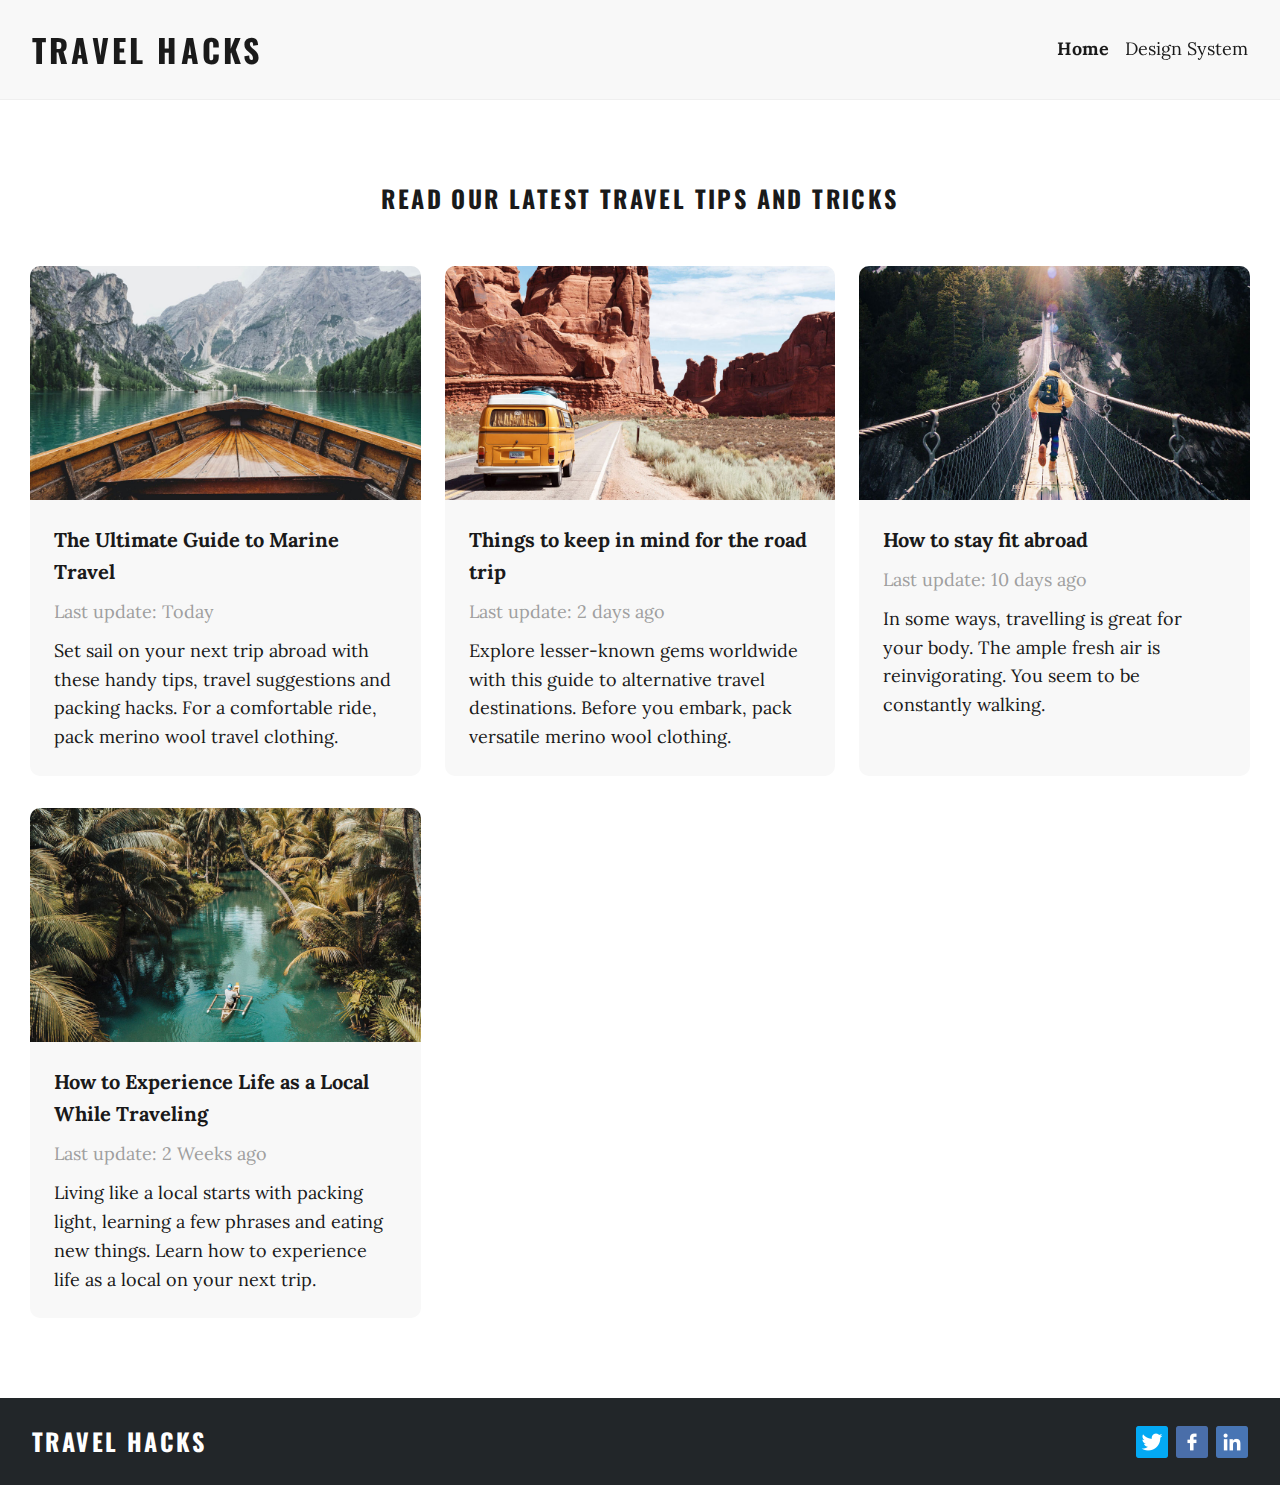
<file: index.html>
<!DOCTYPE html>
<html lang="en">
<head>
  <meta charset="UTF-8">
  <meta name="viewport" content="width=device-width, initial-scale=1.0">
  <title>Travel Hacks Blog</title>
  <!-- Google Fonts -->
  <link rel="preconnect" href="https://fonts.googleapis.com">
  <link rel="preconnect" href="https://fonts.gstatic.com" crossorigin>
  <link href="https://fonts.googleapis.com/css2?family=Lora:wght@400;700&family=Oswald:wght@500&display=swap" rel="stylesheet">  
  <!-- CSS -->
  <link rel="stylesheet" href="../css/main.css">
</head>
<body class="body">
  <div class="page-container homepage">
    <!-- Header -->
    <header class="header">
      <!-- Logo -->
      <h1 class="header__logo font-h1">Travel Hacks</h1>
  
      <!-- Links -->
      <nav>
        <ul class="header__menu list-unstyled">
          <li><a class="menu__link menu__link--active link font-body" href="index.html">Home</a></li>
          <li><a class="menu__link link font-body" href="/pages/design-system.html">Design System</a></li>
        </ul>
      </nav>
    </header>
  
    <!-- Main -->
    <main class="main">
      <div class="page-width">
        <!-- Title -->
        <h2 class="page-title font-h2">Read our latest travel tips and tricks</h2>
    
        <!-- Blog Grid -->
        <section class="blog-grid">

          <!-- Blog Card -->
          <div class="blog-card">
            <a class="blog-card__url link" href="/pages/blog-post.html">
              <!-- Image -->
              <div class="blog-card__image-container">
                <img class="blog-card__image" src="images/homepage-blog-1.jpg" alt="Blog-1">
              </div>
      
              <!-- Content -->
              <div class="blog-info">
                <h4 class="blog-info__title font-h4">The Ultimate Guide to Marine Travel</h4>
                <span class="blog-info__date font-body">Last update: Today</span>
                <p class="blog-info__preview font-body">Set sail on your next trip abroad with these handy tips, travel suggestions and packing hacks. For a comfortable ride, pack merino wool travel clothing.</p>
              </div>
            </a>
          </div>

          <!-- Blog Card -->
          <div class="blog-card">
            <a class="blog-card__url link" href="/pages/blog-post.html">
              <!-- Image -->
              <div class="blog-card__image-container">
                <img class="blog-card__image" src="images/homepage-blog-2.jpg" alt="Blog-2">
              </div>
      
              <!-- Content -->
              <div class="blog-info">
                <h4 class="blog-info__title font-h4">Things to keep in mind for the road trip</h4>
                <span class="blog-info__date font-body">Last update: 2 days ago</span>
                <p class="blog-info__preview font-body">Explore lesser-known gems worldwide with this guide to alternative travel destinations. Before you embark, pack versatile merino wool clothing.</p>
              </div>
            </a>
          </div>

          <!-- Blog Card -->
          <div class="blog-card">
            <a class="blog-card__url link" href="/pages/blog-post.html">
              <!-- Image -->
              <div class="blog-card__image-container">
                <img class="blog-card__image" src="images/homepage-blog-3.jpg" alt="Blog-3">
              </div>
      
              <!-- Content -->
              <div class="blog-info">
                <h4 class="blog-info__title font-h4">How to stay fit abroad</h4>
                <span class="blog-info__date font-body">Last update: 10 days ago</span>
                <p class="blog-info__preview font-body">In some ways, travelling is great for your body. The ample fresh air is reinvigorating. You seem to be constantly walking.</p>
              </div>
            </a>
          </div>

          <!-- Blog Card -->
          <div class="blog-card">
            <a class="blog-card__url link" href="/pages/blog-post.html">
              <!-- Image -->
              <div class="blog-card__image-container">
                <img class="blog-card__image" src="images/homepage-blog-4.jpg" alt="Blog-4">
              </div>

              <!-- Content -->
              <div class="blog-info">
                <h4 class="blog-info__title font-h4">How to Experience Life as a Local While Traveling</h4>
                <span class="blog-info__date font-body">Last update: 2 Weeks ago</span>
                <p class="blog-info__preview font-body">Living like a local starts with packing light, learning a few phrases and eating new things. Learn how to experience life as a local on your next trip.</p>
              </div>
            </a>
          </div>

        </section>
      </div>
    </main>
  
    <!-- Footer -->
    <footer class="footer">
      <!-- Logo -->
      <h2 class="footer__logo font-h2">Travel Hacks</h2>
  
      <!-- Social links -->
      <ul class="footer__social-links list-unstyled">
        <li><a target="_blank" href="#"><img class="social-links__image" src="../images/twitter.png" alt="Twitter logo"></a></li>
        <li><a target="_blank" href="#"><img class="social-links__image" src="../images/fb.png" alt="Facebook logo"></a></li>
        <li><a target="_blank" href="#"><img class="social-links__image" src="../images/linkedin.png" alt="Linkedin logo"></a></li>
      </ul>
    </footer>
  </div>
</body>
</html>
</file>
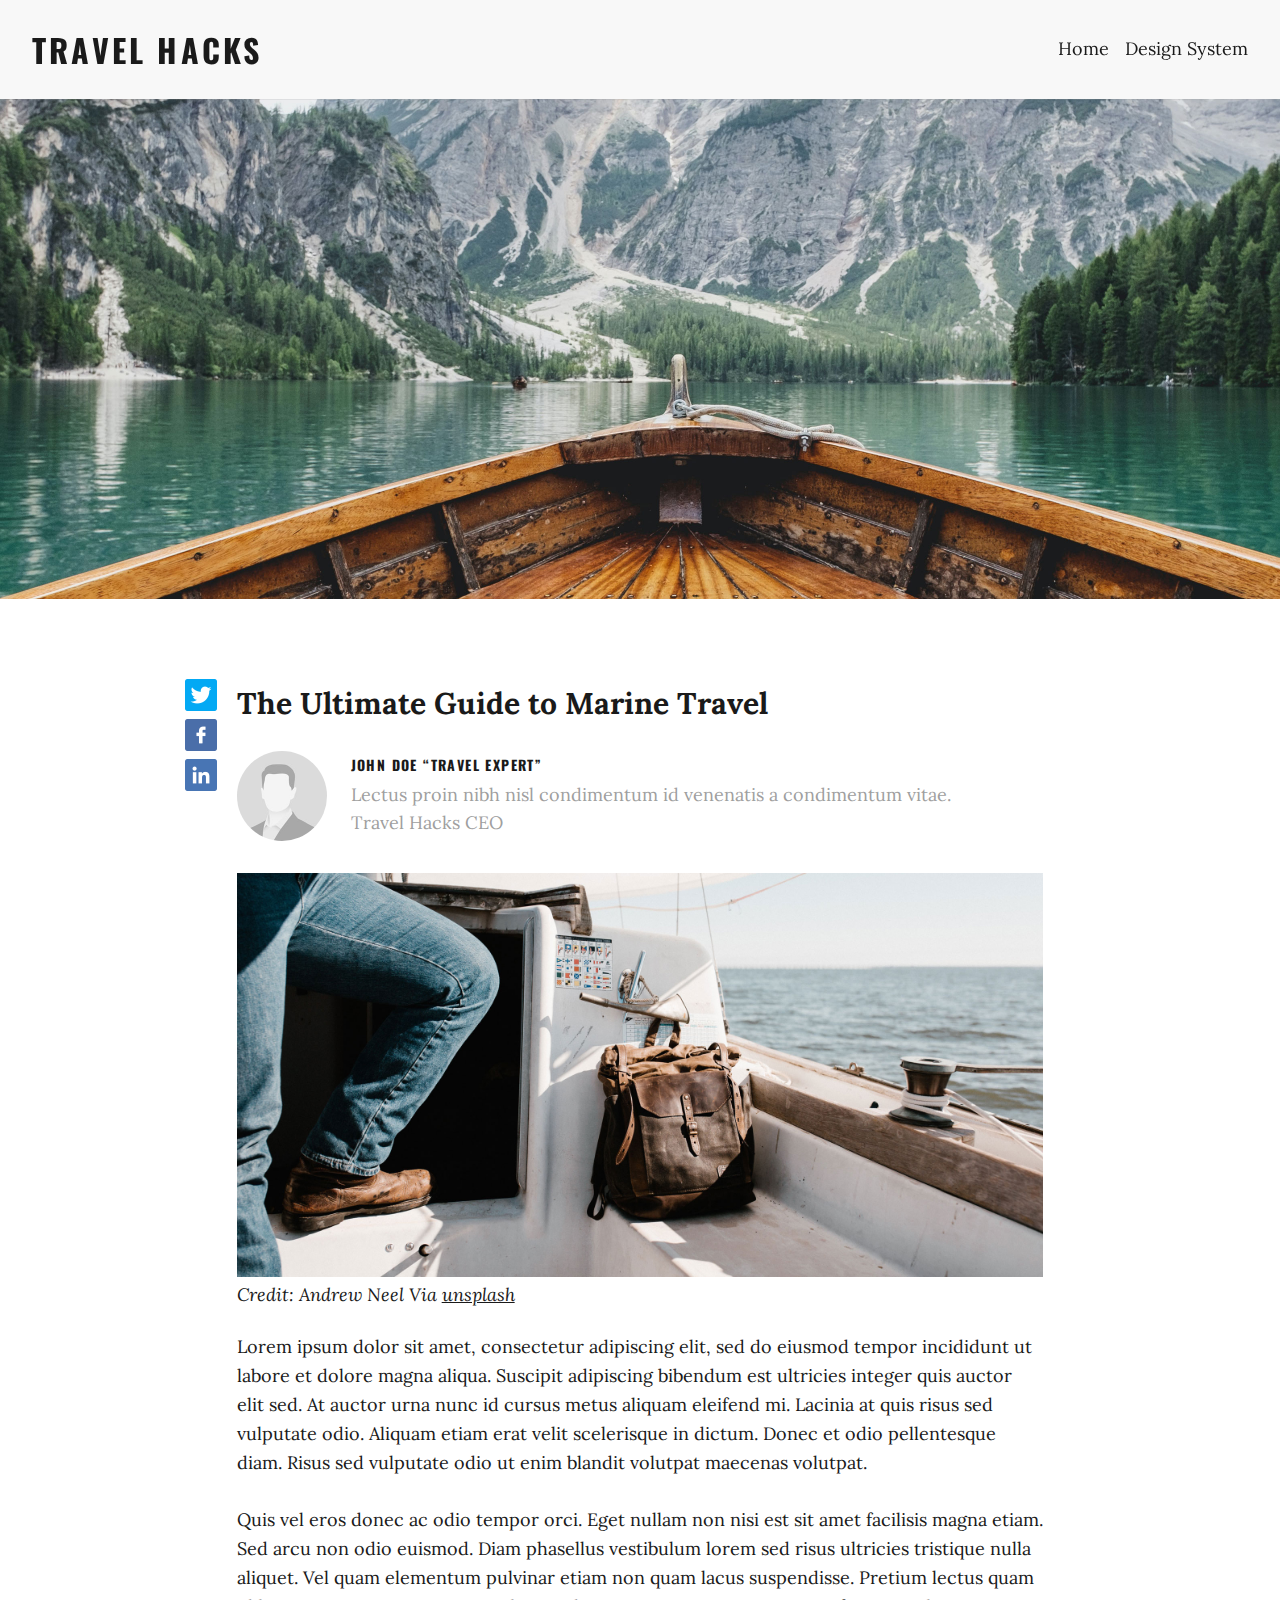
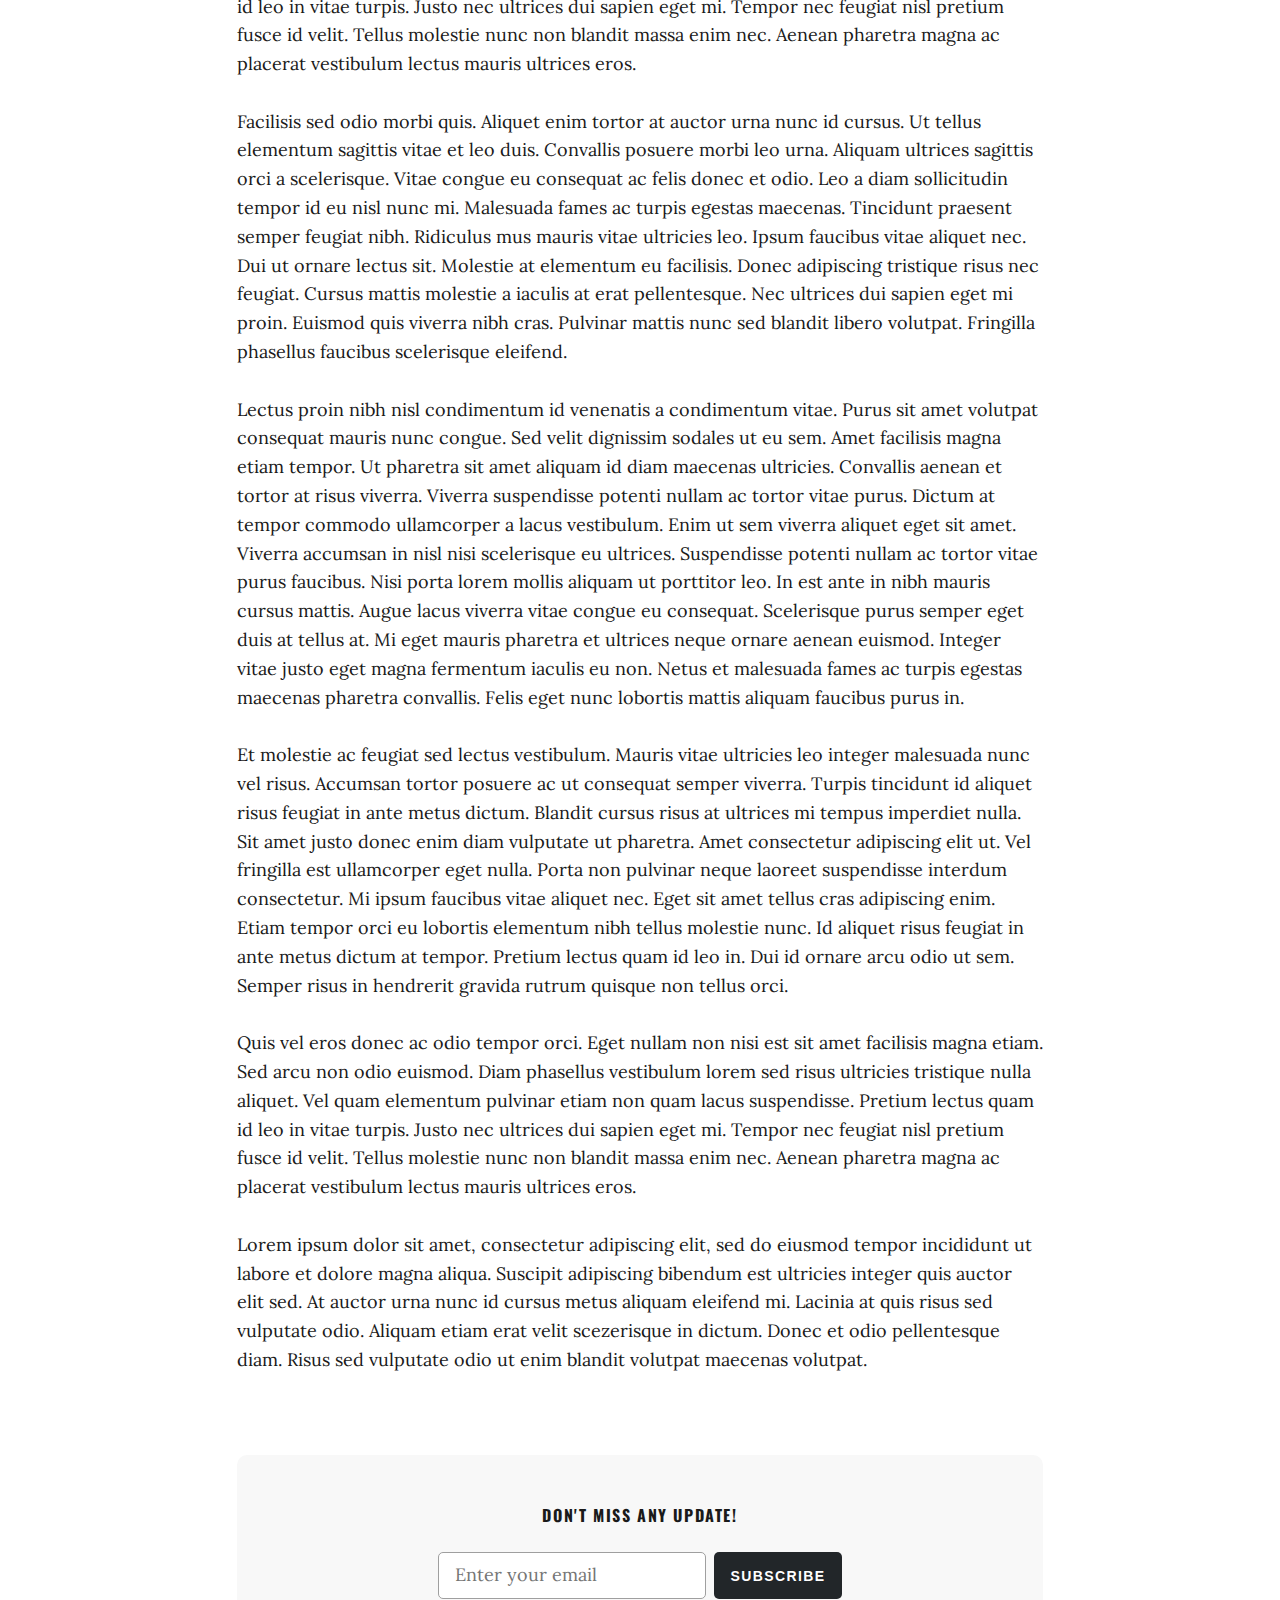
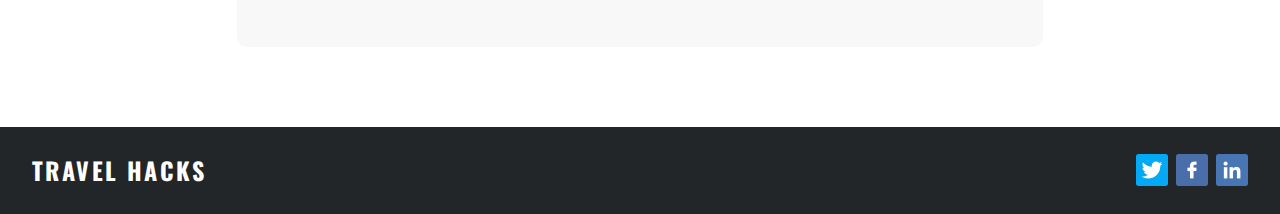
<file: pages/blog-post.html>
<!DOCTYPE html>
<html lang="en">
<head>
  <meta charset="UTF-8">
  <meta name="viewport" content="width=device-width, initial-scale=1.0">
  <title>Travel Hacks Blog</title>
  <!-- Google Fonts -->
  <link rel="preconnect" href="https://fonts.googleapis.com">
  <link rel="preconnect" href="https://fonts.gstatic.com" crossorigin>
  <link href="https://fonts.googleapis.com/css2?family=Lora:wght@400;700&family=Oswald:wght@500&display=swap" rel="stylesheet">  
  <!-- CSS -->
  <link rel="stylesheet" href="../css/main.css">
</head>
<body class="body">
  <div class="page-container">
    <!-- Header -->
    <header class="header">
      <!-- Logo -->
      <h1 class="header__logo font-h1">Travel Hacks</h1>
  
      <!-- Links -->
      <nav>
        <ul class="header__menu list-unstyled">
          <li><a class="menu__link link font-body" href="../index.html">Home</a></li>
          <li><a class="menu__link link font-body" href="design-system.html">Design System</a></li>
        </ul>
      </nav>
    </header>

    <main class="main">
      <!-- Article Banner -->
      <section class="article-banner">
        <img class="article-banner__image" src="../images/article-banner.jpg" alt="Article Banner">
      </section>

      <!-- Article Grid -->
      <div class="article-grid page-width">

        <!-- Social Sharing -->
        <aside class="social-sharing">
          <ul class="social-sharing__links list-unstyled">
            <li><a target="_blank" href="#"><img class="social-sharing__image" src="../images/twitter.png" alt="Twitter logo"></a></li>
            <li><a target="_blank" href="#"><img class="social-sharing__image" src="../images/fb.png" alt="Facebook logo"></a></li>
            <li><a target="_blank" href="#"><img class="social-sharing__image" src="../images/linkedin.png" alt="Linkedin logo"></a></li>
          </ul>
        </aside>

        <!-- Article Body -->
        <div class="article-body">

          <!-- Article info -->
          <section class="article-info">
            <h3 class="article-info__title font-h3">The Ultimate Guide to Marine Travel</h3>

            <div class="article-info__author">
              <!-- Image -->
              <div class="author__avatar-container">
                <img class="author__avatar" src="../images/author-avatar.jpg" alt="Author Avatar">
              </div>

              <!-- Details -->
              <div class="author__details">
                <h6 class="author__name font-h6">John Doe <q>Travel Expert</q></h6>
                <p class="author__bio font-body">Lectus proin nibh nisl condimentum id venenatis a condimentum vitae.</p>
                <p class="author__company font-body">Travel Hacks CEO</p>
              </div>
            </div>
          </section>

          <!-- Article Content -->
          <section class="article-content">

            <!-- Image -->
            <figure class="article-figure">
              <img class="article-image" src="../images/what-to-pack.jpg" alt="What to pack">
              <figcaption class="article-figcaption font-body">Credit: Andrew Neel Via <a class="article-image__credit-link link" target="_blank" href="https://unsplash.com/photos/Aae4nqbVkwc">unsplash</a></figcaption>
            </figure>

            <!-- Copy -->
            <p class="font-body">Lorem ipsum dolor sit amet, consectetur adipiscing elit, sed do eiusmod tempor incididunt ut labore et dolore magna aliqua. Suscipit adipiscing bibendum est ultricies integer quis auctor elit sed. At auctor urna nunc id cursus metus aliquam eleifend mi. Lacinia at quis risus sed vulputate odio. Aliquam etiam erat velit scelerisque in dictum. Donec et odio pellentesque diam. Risus sed vulputate odio ut enim blandit volutpat maecenas volutpat.<br><br>
            Quis vel eros donec ac odio tempor orci. Eget nullam non nisi est sit amet facilisis magna etiam. Sed arcu non odio euismod. Diam phasellus vestibulum lorem sed risus ultricies tristique nulla aliquet. Vel quam elementum pulvinar etiam non quam lacus suspendisse. Pretium lectus quam id leo in vitae turpis. Justo nec ultrices dui sapien eget mi. Tempor nec feugiat nisl pretium fusce id velit. Tellus molestie nunc non blandit massa enim nec. Aenean pharetra magna ac placerat vestibulum lectus mauris ultrices eros.<br><br>
            Facilisis sed odio morbi quis. Aliquet enim tortor at auctor urna nunc id cursus. Ut tellus elementum sagittis vitae et leo duis. Convallis posuere morbi leo urna. Aliquam ultrices sagittis orci a scelerisque. Vitae congue eu consequat ac felis donec et odio. Leo a diam sollicitudin tempor id eu nisl nunc mi. Malesuada fames ac turpis egestas maecenas. Tincidunt praesent semper feugiat nibh. Ridiculus mus mauris vitae ultricies leo. Ipsum faucibus vitae aliquet nec. Dui ut ornare lectus sit. Molestie at elementum eu facilisis. Donec adipiscing tristique risus nec feugiat. Cursus mattis molestie a iaculis at erat pellentesque. Nec ultrices dui sapien eget mi proin. Euismod quis viverra nibh cras. Pulvinar mattis nunc sed blandit libero volutpat. Fringilla phasellus faucibus scelerisque eleifend.<br><br>
            Lectus proin nibh nisl condimentum id venenatis a condimentum vitae. Purus sit amet volutpat consequat mauris nunc congue. Sed velit dignissim sodales ut eu sem. Amet facilisis magna etiam tempor. Ut pharetra sit amet aliquam id diam maecenas ultricies. Convallis aenean et tortor at risus viverra. Viverra suspendisse potenti nullam ac tortor vitae purus. Dictum at tempor commodo ullamcorper a lacus vestibulum. Enim ut sem viverra aliquet eget sit amet. Viverra accumsan in nisl nisi scelerisque eu ultrices. Suspendisse potenti nullam ac tortor vitae purus faucibus. Nisi porta lorem mollis aliquam ut porttitor leo. In est ante in nibh mauris cursus mattis. Augue lacus viverra vitae congue eu consequat. Scelerisque purus semper eget duis at tellus at. Mi eget mauris pharetra et ultrices neque ornare aenean euismod. Integer vitae justo eget magna fermentum iaculis eu non. Netus et malesuada fames ac turpis egestas maecenas pharetra convallis. Felis eget nunc lobortis mattis aliquam faucibus purus in.<br><br>
            Et molestie ac feugiat sed lectus vestibulum. Mauris vitae ultricies leo integer malesuada nunc vel risus. Accumsan tortor posuere ac ut consequat semper viverra. Turpis tincidunt id aliquet risus feugiat in ante metus dictum. Blandit cursus risus at ultrices mi tempus imperdiet nulla. Sit amet justo donec enim diam vulputate ut pharetra. Amet consectetur adipiscing elit ut. Vel fringilla est ullamcorper eget nulla. Porta non pulvinar neque laoreet suspendisse interdum consectetur. Mi ipsum faucibus vitae aliquet nec. Eget sit amet tellus cras adipiscing enim. Etiam tempor orci eu lobortis elementum nibh tellus molestie nunc. Id aliquet risus feugiat in ante metus dictum at tempor. Pretium lectus quam id leo in. Dui id ornare arcu odio ut sem. Semper risus in hendrerit gravida rutrum quisque non tellus orci.<br><br>
            Quis vel eros donec ac odio tempor orci. Eget nullam non nisi est sit amet facilisis magna etiam. Sed arcu non odio euismod. Diam phasellus vestibulum lorem sed risus ultricies tristique nulla aliquet. Vel quam elementum pulvinar etiam non quam lacus suspendisse. Pretium lectus quam id leo in vitae turpis. Justo nec ultrices dui sapien eget mi. Tempor nec feugiat nisl pretium fusce id velit. Tellus molestie nunc non blandit massa enim nec. Aenean pharetra magna ac placerat vestibulum lectus mauris ultrices eros.<br><br>
            Lorem ipsum dolor sit amet, consectetur adipiscing elit, sed do eiusmod tempor incididunt ut labore et dolore magna aliqua. Suscipit adipiscing bibendum est ultricies integer quis auctor elit sed. At auctor urna nunc id cursus metus aliquam eleifend mi. Lacinia at quis risus sed vulputate odio. Aliquam etiam erat velit scezerisque in dictum. Donec et odio pellentesque diam. Risus sed vulputate odio ut enim blandit volutpat maecenas volutpat.</p>
          </section>

          <!-- Subscribe -->
          <section class="subscribe">
            <h5 class="subscribe__title font-h5">Don't miss any update!</h5>
            <form action="" class="subscribe-form">
              <input class="subscribe-form__email font-body" type="email" name="email" placeholder="Enter your email">
              <button class="btn-primary" type="submit">Subscribe</button>
            </form>
          </section>
        </div>
      </div>
    </main>
  
    <!-- Footer -->
    <footer class="footer">
      <!-- Logo -->
      <h2 class="footer__logo font-h2">Travel Hacks</h2>
  
      <!-- Social links -->
      <ul class="footer__social-links list-unstyled">
        <li><a target="_blank" href="#"><img class="social-links__image" src="../images/twitter.png" alt="Twitter logo"></a></li>
        <li><a target="_blank" href="#"><img class="social-links__image" src="../images/fb.png" alt="Facebook logo"></a></li>
        <li><a target="_blank" href="#"><img class="social-links__image" src="../images/linkedin.png" alt="Linkedin logo"></a></li>
      </ul>
    </footer>
  </div>
</body>
</html>
</file>
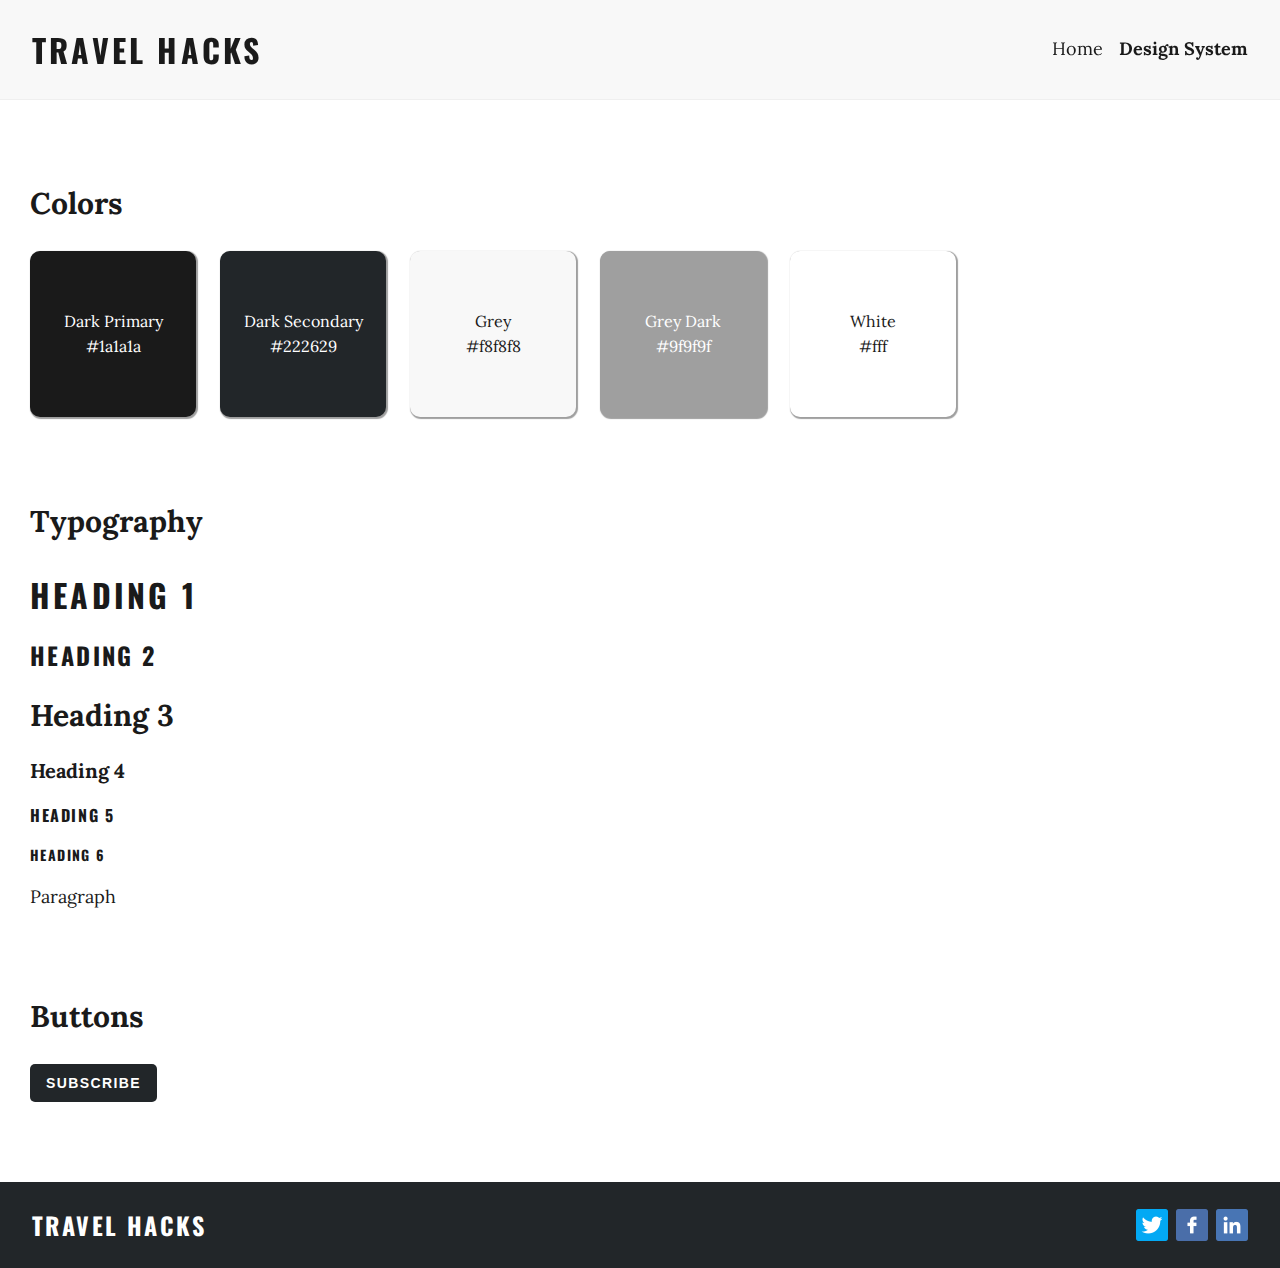
<file: pages/design-system.html>
<!DOCTYPE html>
<html lang="en">
<head>
  <meta charset="UTF-8">
  <meta name="viewport" content="width=device-width, initial-scale=1.0">
  <title>Travel Hacks Blog</title>
  <!-- Google Fonts -->
  <link rel="preconnect" href="https://fonts.googleapis.com">
  <link rel="preconnect" href="https://fonts.gstatic.com" crossorigin>
  <link href="https://fonts.googleapis.com/css2?family=Lora:wght@400;700&family=Oswald:wght@500&display=swap" rel="stylesheet">  
  <!-- CSS -->
  <link rel="stylesheet" href="../css/main.css">
</head>
<body class="body">
  <div class="page-container design-system">
    <!-- Header -->
    <header class="header">
      <!-- Logo -->
      <h1 class="header__logo font-h1">Travel Hacks</h1>
  
      <!-- Links -->
      <nav>
        <ul class="header__menu list-unstyled">
          <li><a class="menu__link link font-body" href="../index.html">Home</a></li>
          <li><a class="menu__link menu__link--active link font-body" href="design-system.html">Design System</a></li>
        </ul>
      </nav>
    </header>
  
    <!-- Main -->
    <main class="main">
      <div class="page-width">

        <!-- Colors -->
        <section class="design__section">
          <h3 class="design__section-title font-h3">Colors</h3>
          <ul class="colors__details list-unstyled">
            <li class="color__box color__box--dark-primary">Dark Primary<br>#1a1a1a</li>
            <li class="color__box color__box--dark-secondary">Dark Secondary<br>#222629</li>
            <li class="color__box color__box--grey">Grey<br>#f8f8f8</li>
            <li class="color__box color__box--grey-dark">Grey Dark<br>#9f9f9f</li>
            <li class="color__box color__box--white">White<br>#fff</li>
          </ul>
        </section>

        <!-- Typography -->
        <section class="design__section">
          <h3 class="design__section-title font-h3">Typography</h3>
          <ul class="typography__details list-unstyled">
            <li><h1 class="font-h1">Heading 1</h1></li>
            <li><h2 class="font-h2">Heading 2</h2></li>
            <li><h3 class="font-h3">Heading 3</h3></li>
            <li><h4 class="font-h4">Heading 4</h4></li>
            <li><h5 class="font-h5">Heading 5</h5></li>
            <li><h6 class="font-h6">Heading 6</h6></li>
            <li><p class="font-body">Paragraph</p></li>
          </ul>
        </section>

        <!-- Buttons -->
        <section class="design__section">
          <h3 class="design__section-title font-h3">Buttons</h3>
          <ul class="buttons__details list-unstyled">
            <li><button class="btn-primary" type="submit">Subscribe</button></li>
          </ul>
        </section>

      </div>
    </main>
  
    <!-- Footer -->
    <footer class="footer">
      <!-- Logo -->
      <h2 class="footer__logo font-h2">Travel Hacks</h2>
  
      <!-- Social links -->
      <ul class="footer__social-links list-unstyled">
        <li><a target="_blank" href="#"><img class="social-links__image" src="../images/twitter.png" alt="Twitter logo"></a></li>
        <li><a target="_blank" href="#"><img class="social-links__image" src="../images/fb.png" alt="Facebook logo"></a></li>
        <li><a target="_blank" href="#"><img class="social-links__image" src="../images/linkedin.png" alt="Linkedin logo"></a></li>
      </ul>
    </footer>
  </div>
</body>
</html>
</file>
<file: css/main.css>
@import "desgin-system.css";
@import "layout.css";
@import "header.css";
@import "homepage.css";
@import "blog-post.css";
@import "footer.css";
</file>
